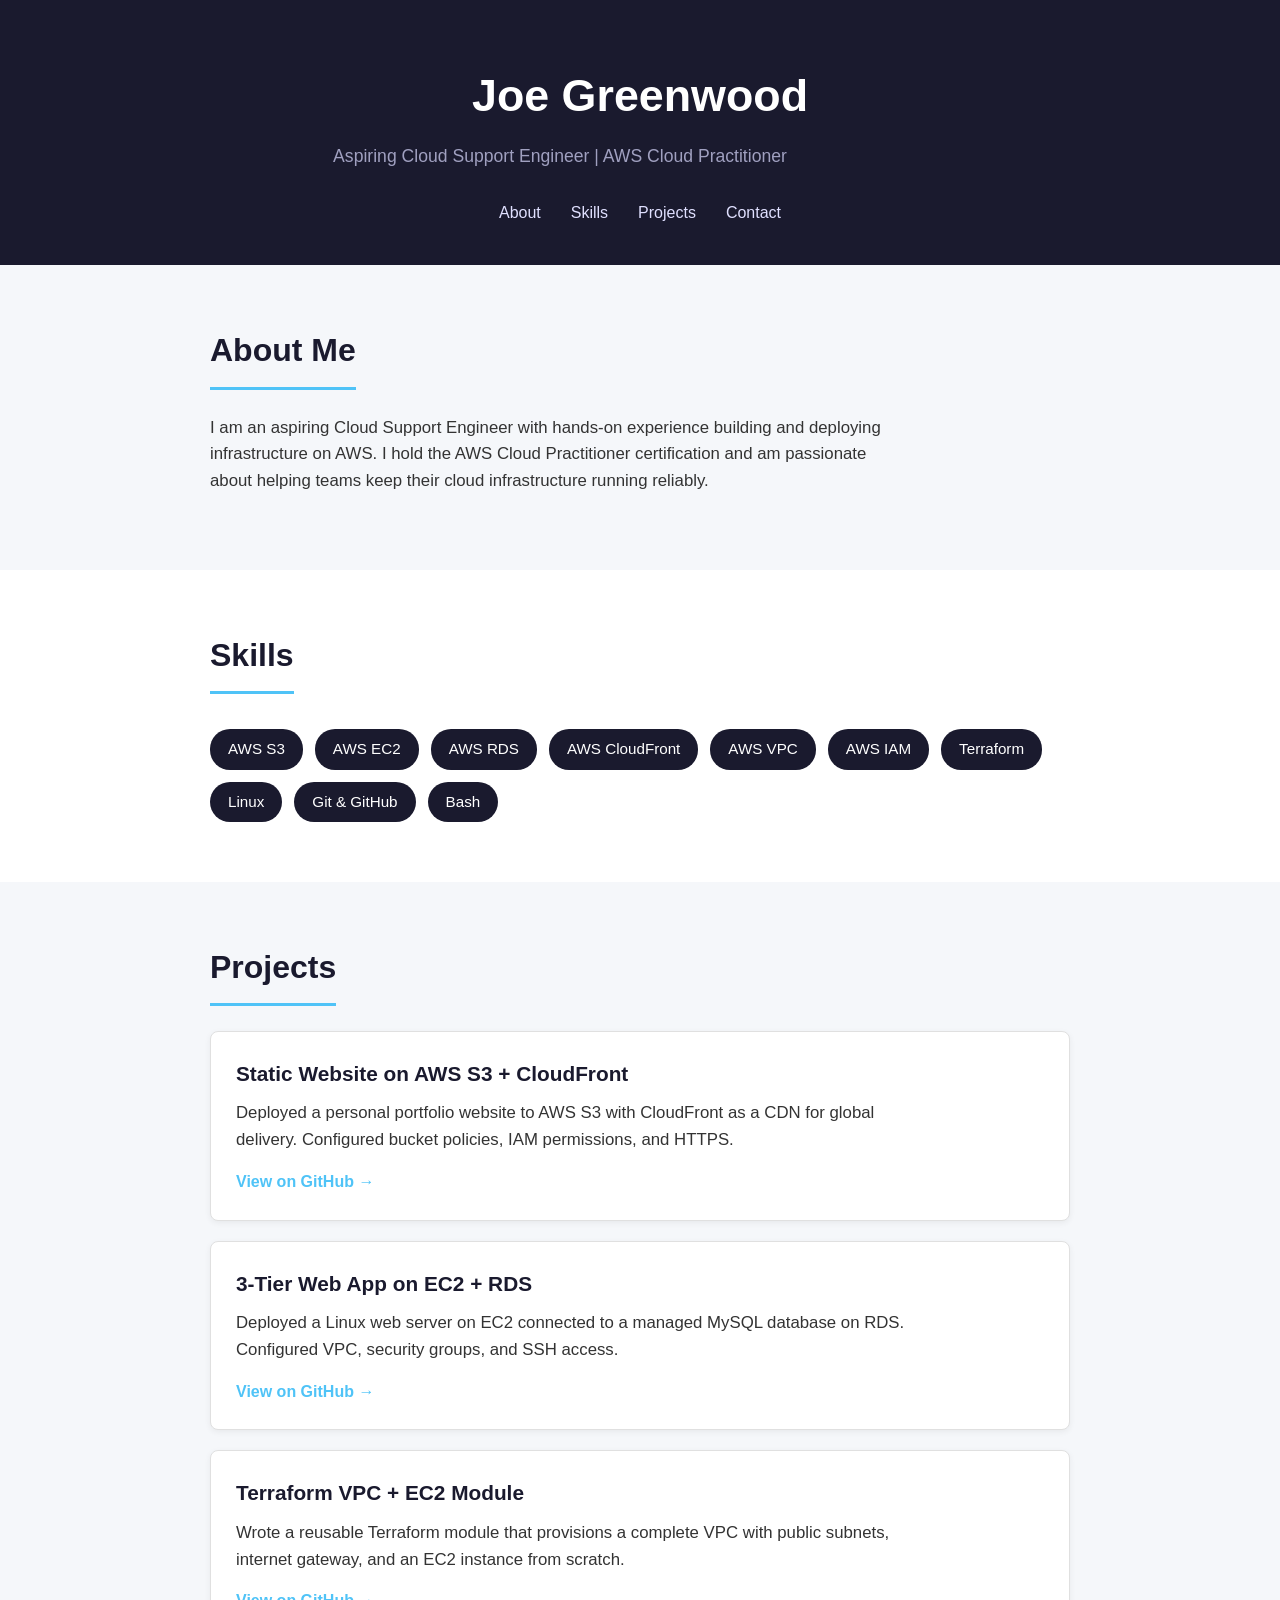
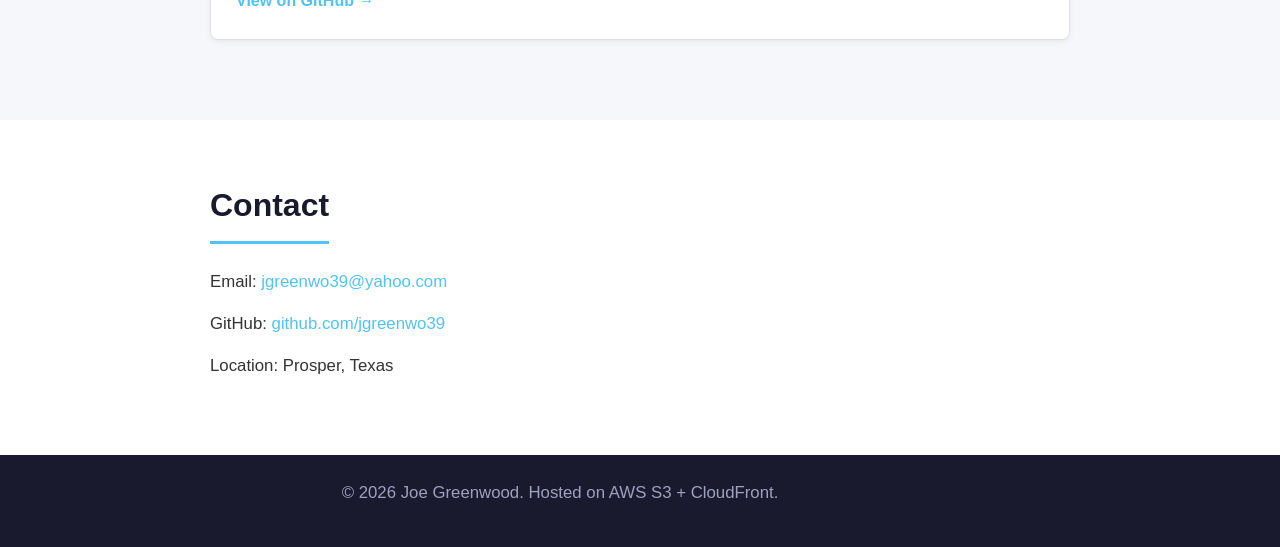
<file: index.html>
<!DOCTYPE html>
<html lang="en">
<head>
    <meta charset="UTF-8">
    <meta name="viewport" content="width=device-width, initial-scale=1.0">
    <title>Joe Greenwood | Cloud Engineer</title>
    <link rel="stylesheet" href="style.css">
</head>
<body>
    <header>
        <div class="container">
            <h1>Joe Greenwood</h1>
            <p class="tagline">Aspiring Cloud Support Engineer | AWS Cloud Practitioner</p>
            <nav>
                <a href="#about">About</a>
                <a href="#skills">Skills</a>
                <a href="#projects">Projects</a>
                <a href="#contact">Contact</a>
            </nav>
        </div>
    </header>

    <section id="about">
        <div class="container">
            <h2>About Me</h2>
            <p>I am an aspiring Cloud Support Engineer with hands-on experience building and deploying infrastructure on AWS. I hold the AWS Cloud Practitioner certification and am passionate about helping teams keep their cloud infrastructure running reliably.</p>
        </div>
    </section>

    <section id="skills">
        <div class="container">
            <h2>Skills</h2>
            <div class="skills-grid">
                <div class="skill">AWS S3</div>
                <div class="skill">AWS EC2</div>
                <div class="skill">AWS RDS</div>
                <div class="skill">AWS CloudFront</div>
                <div class="skill">AWS VPC</div>
                <div class="skill">AWS IAM</div>
                <div class="skill">Terraform</div>
                <div class="skill">Linux</div>
                <div class="skill">Git & GitHub</div>
                <div class="skill">Bash</div>
            </div>
        </div>
    </section>

    <section id="projects">
        <div class="container">
            <h2>Projects</h2>
            <div class="project-card">
                <h3>Static Website on AWS S3 + CloudFront</h3>
                <p>Deployed a personal portfolio website to AWS S3 with CloudFront as a CDN for global delivery. Configured bucket policies, IAM permissions, and HTTPS.</p>
                <a href="https://github.com/jgreenwo39/aws-static-website" target="_blank">View on GitHub →</a>
            </div>
            <div class="project-card">
                <h3>3-Tier Web App on EC2 + RDS</h3>
                <p>Deployed a Linux web server on EC2 connected to a managed MySQL database on RDS. Configured VPC, security groups, and SSH access.</p>
                <a href="https://github.com/jgreenwo39" target="_blank">View on GitHub →</a>
            </div>
            <div class="project-card">
                <h3>Terraform VPC + EC2 Module</h3>
                <p>Wrote a reusable Terraform module that provisions a complete VPC with public subnets, internet gateway, and an EC2 instance from scratch.</p>
                <a href="https://github.com/jgreenwo39" target="_blank">View on GitHub →</a>
            </div>
        </div>
    </section>

    <section id="contact">
        <div class="container">
            <h2>Contact</h2>
            <p>Email: <a href="mailto:jgreenwo39@yahoo.com">jgreenwo39@yahoo.com</a></p>
            <p>GitHub: <a href="https://github.com/jgreenwo39" target="_blank">github.com/jgreenwo39</a></p>
            <p>Location: Prosper, Texas</p>
        </div>
    </section>

    <footer>
        <div class="container">
            <p>&copy; 2026 Joe Greenwood. Hosted on AWS S3 + CloudFront.</p>
        </div>
    </footer>
</body>
</html>
</file>
<file: style.css>
* {
    margin: 0;
    padding: 0;
    box-sizing: border-box;
}

body {
    font-family: 'Segoe UI', Tahoma, Geneva, Verdana, sans-serif;
    color: #333;
    line-height: 1.6;
}

.container {
    max-width: 900px;
    margin: 0 auto;
    padding: 0 20px;
}

header {
    background: #1a1a2e;
    color: white;
    padding: 60px 0 40px;
    text-align: center;
}

header h1 {
    font-size: 2.8rem;
    margin-bottom: 10px;
}

.tagline {
    font-size: 1.1rem;
    color: #a0a0c0;
    margin-bottom: 30px;
}

nav {
    display: flex;
    justify-content: center;
    gap: 30px;
}

nav a {
    color: #e0e0ff;
    text-decoration: none;
    font-size: 1rem;
    transition: color 0.2s;
}

nav a:hover {
    color: #4fc3f7;
}

section {
    padding: 60px 0;
}

section:nth-child(even) {
    background: #f5f7fa;
}

h2 {
    font-size: 2rem;
    margin-bottom: 25px;
    color: #1a1a2e;
    border-bottom: 3px solid #4fc3f7;
    padding-bottom: 10px;
    display: inline-block;
}

p {
    font-size: 1.05rem;
    margin-bottom: 15px;
    max-width: 700px;
}

.skills-grid {
    display: flex;
    flex-wrap: wrap;
    gap: 12px;
    margin-top: 10px;
}

.skill {
    background: #1a1a2e;
    color: white;
    padding: 8px 18px;
    border-radius: 20px;
    font-size: 0.95rem;
}

.project-card {
    background: white;
    border: 1px solid #e0e0e0;
    border-radius: 8px;
    padding: 25px;
    margin-bottom: 20px;
    box-shadow: 0 2px 6px rgba(0,0,0,0.06);
}

.project-card h3 {
    font-size: 1.3rem;
    margin-bottom: 10px;
    color: #1a1a2e;
}

.project-card a {
    color: #4fc3f7;
    text-decoration: none;
    font-weight: bold;
}

.project-card a:hover {
    text-decoration: underline;
}

#contact a {
    color: #4fc3f7;
    text-decoration: none;
}

#contact a:hover {
    text-decoration: underline;
}

footer {
    background: #1a1a2e;
    color: #a0a0c0;
    text-align: center;
    padding: 25px 0;
    font-size: 0.9rem;
}
</file>
